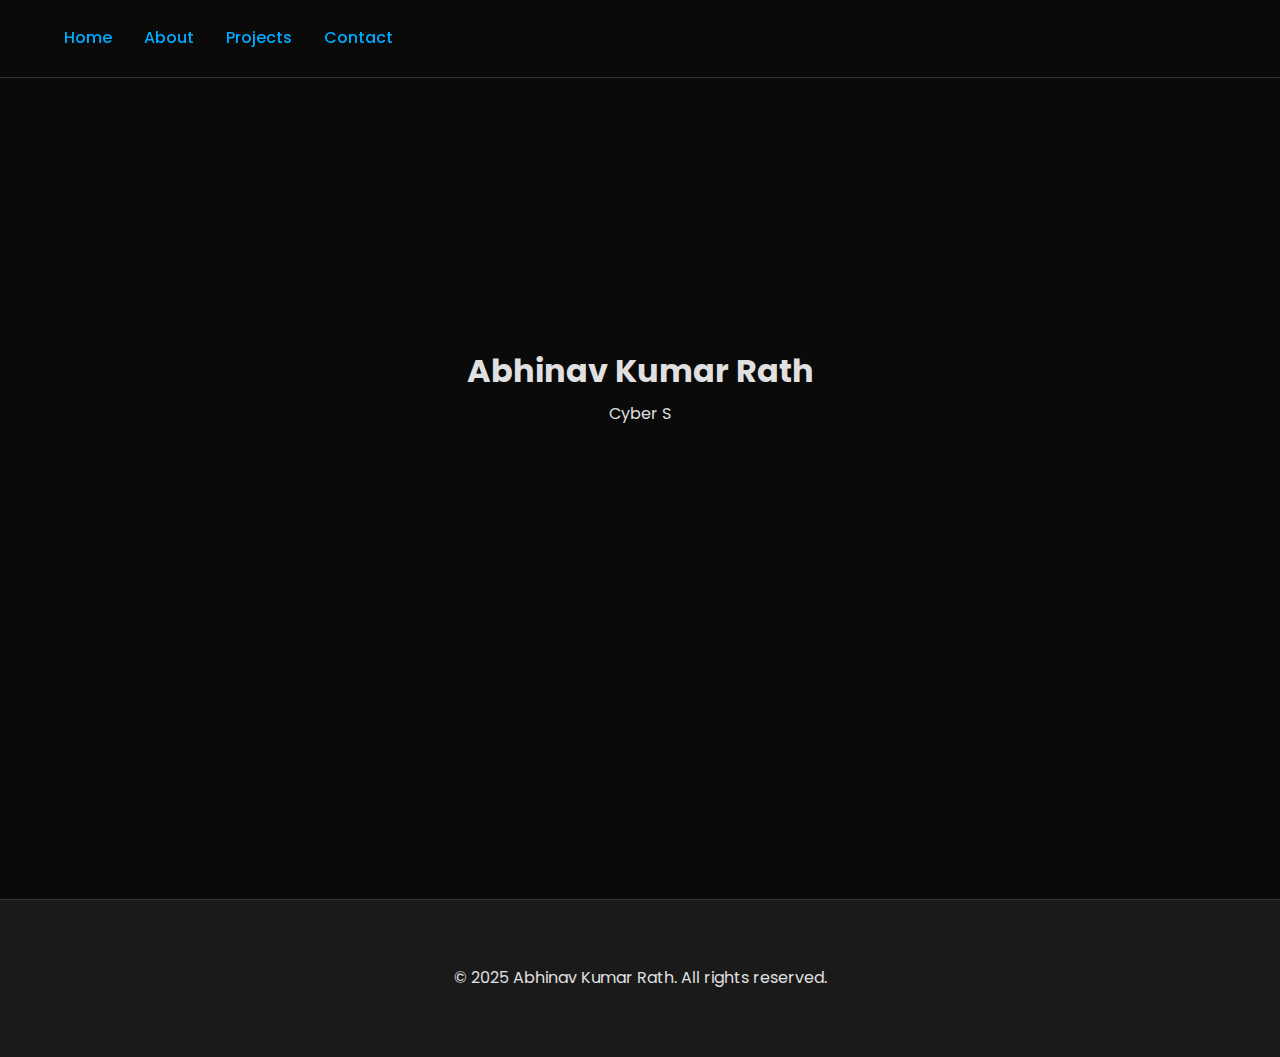
<file: portfolio/index.html>
<!DOCTYPE html>
<html lang="en">
<head>
    <meta charset="UTF-8">
    <meta name="viewport" content="width=device-width, initial-scale=1.0">
    <title>Abhinav Kumar Rath - Cyber Security Enthusiast</title>
    <link rel="stylesheet" href="css/style.css">
</head>
<body>
    <header>
        <nav>
            <ul>
                <li><a href="index.html">Home</a></li>
                <li><a href="about.html">About</a></li>
                <li><a href="projects.html">Projects</a></li>
                <li><a href="contact.html">Contact</a></li>
            </ul>
        </nav>
    </header>

    <section id="home">
        <div class="hero">
            <h1 class="name-animation">Abhinav Kumar Rath</h1>
            <p class="subtitle"><span id="typing-effect"></span></p>
        </div>
    </section>

    <footer>
        <p>&copy; 2025 Abhinav Kumar Rath. All rights reserved.</p>
    </footer>

    <script src="js/script.js"></script>
</body>
</html>
</file>
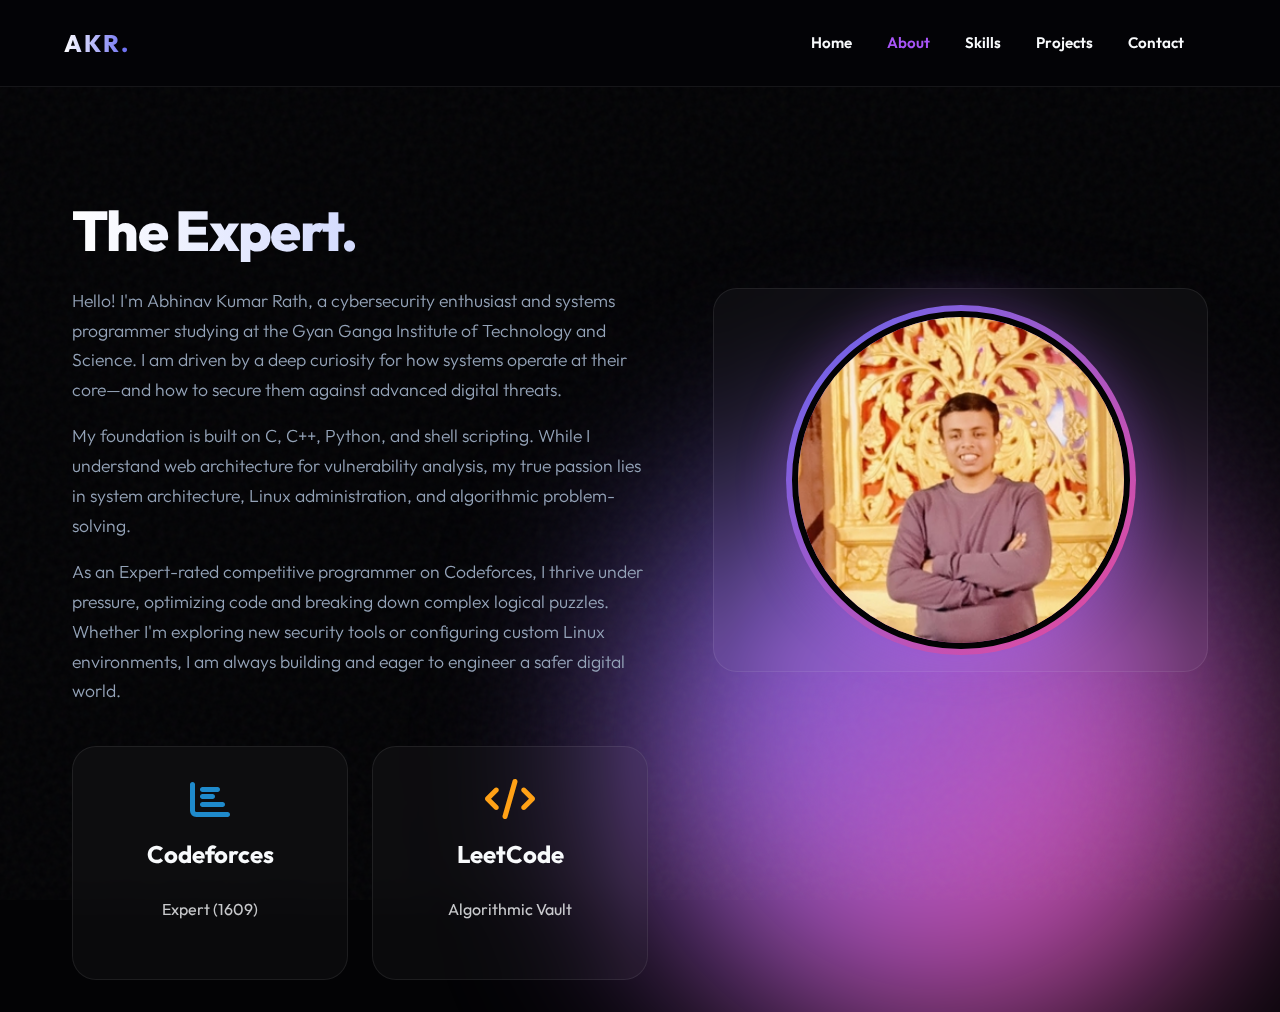
<file: portfolio/about.html>
<!DOCTYPE html>
<html lang="en">
<head>
    <meta charset="UTF-8">
    <meta name="viewport" content="width=device-width, initial-scale=1.0">
    <title>About | Abhinav Kumar Rath</title>
    
    <link href="https://fonts.googleapis.com/css2?family=Outfit:wght@300;400;600;800&family=Fira+Code:wght@400;700&display=swap" rel="stylesheet">
    
    <link rel="stylesheet" href="https://cdnjs.cloudflare.com/ajax/libs/font-awesome/6.4.0/css/all.min.css">
    
    <link rel="stylesheet" href="style.css">
</head>
<body>
    <div id="glow-blob"></div>
    <div id="noise"></div>
    
    <nav class="navbar fade-up">
        <div class="nav-brand">AKR.</div>
        <div class="nav-links">
            <a href="index.html">Home</a>
            <a href="about.html" class="active">About</a>
            <a href="skills.html">Skills</a>
            <a href="projects.html">Projects</a>
            <a href="contact.html">Contact</a>
        </div>
    </nav>

    <div class="container fade-up" style="margin-top: 5rem;">
        
        <div class="hero-split" style="align-items: flex-start;">
            
            <div class="hero-text">
                <h1 style="font-size: 3.5rem; margin-bottom: 1.5rem;">The Expert.</h1>
                
                <div class="bio" style="margin-bottom: 2.5rem; line-height: 1.7;">
                    <p style="margin-bottom: 1rem;">Hello! I'm Abhinav Kumar Rath, a cybersecurity enthusiast and systems programmer studying at the Gyan Ganga Institute of Technology and Science. I am driven by a deep curiosity for how systems operate at their core—and how to secure them against advanced digital threats.</p>

                    <p style="margin-bottom: 1rem;">My foundation is built on C, C++, Python, and shell scripting. While I understand web architecture for vulnerability analysis, my true passion lies in system architecture, Linux administration, and algorithmic problem-solving.</p>

                    <p>As an Expert-rated competitive programmer on Codeforces, I thrive under pressure, optimizing code and breaking down complex logical puzzles. Whether I'm exploring new security tools or configuring custom Linux environments, I am always building and eager to engineer a safer digital world.</p>
                </div>
                
                <div class="social-grid" style="display: grid; grid-template-columns: repeat(auto-fit, minmax(200px, 1fr)); gap: 1.5rem;">
                    
                    <a href="https://codeforces.com/profile/abhinavkumarrath" target="_blank" class="glass-card social-card" style="text-decoration: none; text-align: center; padding: 2rem 1.5rem;">
                        <i class="fas fa-chart-bar" style="color: #1f8acb; font-size: 2.5rem; margin-bottom: 1rem;"></i>
                        <h3>Codeforces</h3>
                        <p style="margin-top: 0.5rem; opacity: 0.8; color: var(--text-main);">Expert (1609)</p>
                    </a>

                    <a href="https://leetcode.com/u/WlJu8sfz36/" target="_blank" class="glass-card social-card" style="text-decoration: none; text-align: center; padding: 2rem 1.5rem;">
                        <i class="fas fa-code" style="color: #ffa116; font-size: 2.5rem; margin-bottom: 1rem;"></i>
                        <h3>LeetCode</h3>
                        <p style="margin-top: 0.5rem; opacity: 0.8; color: var(--text-main);">Algorithmic Vault</p>
                    </a>

                </div>
            </div>

            <div class="hero-image-container glass-card" style="padding: 1rem; margin-top: 5.5rem;">
                <div class="profile-ring">
                    <img src="abhinav.jpg" alt="Abhinav Kumar Rath" class="profile-pic">
                </div>
            </div>

        </div>
    </div>
    
    <script src="script.js"></script>
</body>
</html>
</file>
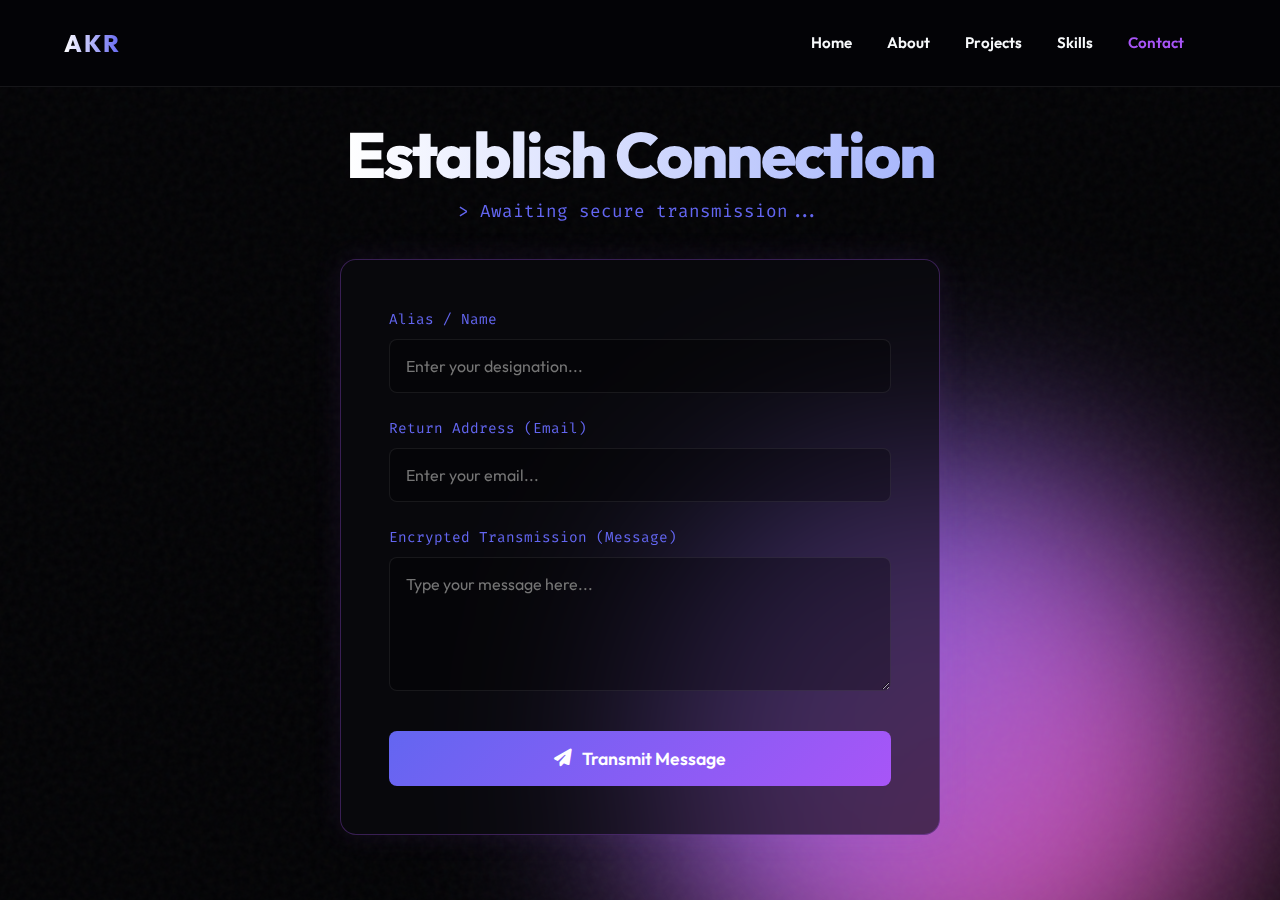
<file: portfolio/contact.html>
<!DOCTYPE html>
<html lang="en">
<head>
    <meta charset="UTF-8">
    <meta name="viewport" content="width=device-width, initial-scale=1.0">
    <title>Contact | Abhinav Kumar Rath</title>
    <link rel="stylesheet" href="style.css">
    <link href="https://fonts.googleapis.com/css2?family=Outfit:wght@300;400;600;800&family=Fira+Code:wght@400;700&display=swap" rel="stylesheet">
    <link rel="stylesheet" href="https://cdnjs.cloudflare.com/ajax/libs/font-awesome/6.4.0/css/all.min.css">
</head>
<body>
    <div id="glow-blob"></div>
    <div id="noise"></div>

    <nav class="navbar">
        <div class="nav-brand">AKR</div>
        <div class="nav-links">
            <a href="index.html">Home</a>
            <a href="about.html">About</a>
            <a href="projects.html">Projects</a>
            <a href="skills.html">Skills</a>
            <a href="contact.html" class="active">Contact</a>
        </div>
    </nav>

    <div class="container contact-wrapper">
        
        <div class="fade-up visible contact-header">
            <h1>Establish Connection</h1>
            <p>> Awaiting secure transmission...</p>
        </div>

        <div class="terminal-card fade-up visible">
            <form action="YOUR_FORMSPREE_ENDPOINT" method="POST" class="contact-form">
                
                <div class="form-group">
                    <label for="name">Alias / Name</label>
                    <input type="text" id="name" name="name" required placeholder="Enter your designation...">
                </div>

                <div class="form-group">
                    <label for="email">Return Address (Email)</label>
                    <input type="email" id="email" name="email" required placeholder="Enter your email...">
                </div>

                <div class="form-group">
                    <label for="message">Encrypted Transmission (Message)</label>
                    <textarea id="message" name="message" rows="5" required placeholder="Type your message here..."></textarea>
                </div>

                <button type="submit" class="submit-btn">
                    <i class="fas fa-paper-plane" style="margin-right: 10px;"></i> Transmit Message
                </button>
            </form>
        </div>

    </div>

    <script src="script.js"></script>
</body>
</html>
</file>
<file: portfolio/css/style.css>
@import url('https://fonts.googleapis.com/css2?family=Poppins:wght@300;400;500;600;700&display=swap');

:root {
    --primary-color: #00aaff;
    --background-color: #0a0a0a;
    --text-color: #e0e0e0;
    --container-bg: #1a1a1a;
    --card-bg: #1f1f1f;
    --border-color: #333;
    --shadow-color: rgba(0, 170, 255, 0.1);
}

* {
    margin: 0;
    padding: 0;
    box-sizing: border-box;
}

body {
    font-family: 'Poppins', sans-serif;
    background-color: var(--background-color);
    color: var(--text-color);
    line-height: 1.8;
    overflow-x: hidden;
}

a {
    color: var(--primary-color);
    text-decoration: none;
    transition: color 0.3s ease;
}

a:hover {
    color: #fff;
}

.container {
    max-width: 1200px;
    margin: 0 auto;
    padding: 0 2rem;
}

header {
    position: fixed;
    top: 0;
    left: 0;
    width: 100%;
    padding: 1.5rem 2rem;
    background-color: rgba(10, 10, 10, 0.8);
    backdrop-filter: blur(10px);
    z-index: 1000;
    border-bottom: 1px solid var(--border-color);
}

nav {
    display: flex;
    justify-content: space-between;
    align-items: center;
}

.logo {
    font-size: 1.8rem;
    font-weight: 700;
    color: #fff;
}

nav ul {
    list-style: none;
    display: flex;
}

nav ul li {
    margin-left: 2rem;
}

nav ul li a {
    font-weight: 500;
    font-size: 1rem;
}

section {
    padding: 8rem 0;
    border-bottom: 1px solid var(--border-color);
}

.section-title {
    font-size: 3rem;
    font-weight: 700;
    text-align: center;
    margin-bottom: 4rem;
    color: #fff;
}

#home {
    height: 100vh;
    display: flex;
    align-items: center;
    justify-content: center;
    text-align: center;
    padding-top: 0;
}

.hero-content {
    max-width: 800px;
}

.hero-content h1 {
    font-size: 4.5rem;
    font-weight: 700;
    color: #fff;
    margin-bottom: 1rem;
}

.hero-content .subtitle {
    font-size: 1.5rem;
    margin-bottom: 2rem;
}

.cta-button {
    display: inline-block;
    padding: 1rem 2.5rem;
    background-color: var(--primary-color);
    color: #fff;
    border-radius: 50px;
    font-weight: 600;
    transition: background-color 0.3s ease, transform 0.3s ease;
}

.cta-button:hover {
    background-color: #0077cc;
    transform: translateY(-3px);
}

.about-content {
    display: grid;
    grid-template-columns: 1fr 2fr;
    gap: 4rem;
    align-items: center;
}

.about-image img {
    width: 100%;
    max-width: 350px;
    border-radius: 10px;
    border: 2px solid var(--primary-color);
}

.skills-grid {
    display: grid;
    grid-template-columns: repeat(auto-fit, minmax(120px, 1fr));
    gap: 1.5rem;
    margin-top: 2rem;
}

.skill-card {
    background-color: var(--card-bg);
    padding: 1.5rem;
    border-radius: 10px;
    text-align: center;
    border: 1px solid var(--border-color);
    transition: transform 0.3s ease, box-shadow 0.3s ease;
}

.skill-card:hover {
    transform: translateY(-5px);
    box-shadow: 0 5px 15px var(--shadow-color);
}

.skill-card i {
    font-size: 3rem;
    margin-bottom: 1rem;
    color: var(--primary-color);
}

.projects-grid {
    display: grid;
    grid-template-columns: repeat(auto-fit, minmax(350px, 1fr));
    gap: 2rem;
}

.project-card {
    background-color: var(--card-bg);
    overflow: hidden;
    border: 1px solid var(--border-color);
    transition: transform 0.3s ease, box-shadow 0.3s ease;
    border-radius: 10px;
}

.project-card:hover {
    transform: translateY(-5px);
    box-shadow: 0 10px 20px var(--shadow-color);
}

.project-card img {
    width: 100%;
    height: auto;
    aspect-ratio: 16 / 9;
    object-fit: cover;
    border-bottom: 2px solid var(--primary-color);
    border-radius: 10px 10px 0 0;
}

.project-card-content {
    padding: 2rem;
}

.project-card h3 {
    font-size: 1.5rem;
    font-weight: 600;
    margin-bottom: 1rem;
    color: #fff;
}

.project-card a {
    font-weight: 500;
}

#contact {
    border-bottom: none;
}

.contact-form {
    max-width: 700px;
    margin: 0 auto;
}

.form-group {
    margin-bottom: 2rem;
}

.form-group input,
.form-group textarea {
    width: 100%;
    padding: 1rem;
    background-color: var(--card-bg);
    border: 1px solid var(--border-color);
    border-radius: 5px;
    color: var(--text-color);
    font-family: 'Poppins', sans-serif;
}

.form-group textarea {
    resize: vertical;
    min-height: 150px;
}

.submit-button {
    display: block;
    width: 100%;
    padding: 1rem;
    background-color: var(--primary-color);
    color: #fff;
    border: none;
    border-radius: 5px;
    font-weight: 600;
    cursor: pointer;
    transition: background-color 0.3s ease;
}

.submit-button:hover {
    background-color: #0077cc;
}

footer {
    padding: 4rem 0;
    text-align: center;
    background-color: var(--container-bg);
}

.social-links {
    margin-bottom: 1.5rem;
}

.social-links a {
    margin: 0 1rem;
    font-size: 1.5rem;
}
</file>
<file: portfolio/style.css>
:root {
    --bg-color: #030305;
    --text-main: #f8fafc;
    --text-muted: #94a3b8;
    --accent-1: #6366f1; 
    --accent-2: #a855f7; 
    --accent-3: #ec4899; 
    --glass-bg: rgba(255, 255, 255, 0.03);
    --glass-border: rgba(255, 255, 255, 0.08);
}

* { margin: 0; padding: 0; box-sizing: border-box; }
body { background-color: var(--bg-color); color: var(--text-main); font-family: 'Outfit', sans-serif; overflow-x: hidden; line-height: 1.6; }

/* Fixed, hardware-accelerated floating blob */
#glow-blob { 
    position: fixed; 
    width: 50vw; 
    height: 50vw; 
    max-width: 600px;
    max-height: 600px;
    background: linear-gradient(135deg, var(--accent-1), var(--accent-3)); 
    border-radius: 50%; 
    pointer-events: none; 
    filter: blur(100px); 
    z-index: 1; 
    top: 50%; 
    left: 50%; 
    /* The GPU animation now handles movement and breathing */
    animation: blobFloat 20s infinite alternate ease-in-out;
}

/* Drifting animation across the screen */
@keyframes blobFloat {
    0% { transform: translate(-50%, -50%) scale(0.8); opacity: 0.3; }
    33% { transform: translate(-30%, -60%) scale(1.1); opacity: 0.5; }
    66% { transform: translate(-70%, -40%) scale(0.9); opacity: 0.4; }
    100% { transform: translate(-50%, -50%) scale(1.2); opacity: 0.6; }
}

#noise { position: fixed; top: 0; left: 0; width: 100vw; height: 100vh; background-image: url('data:image/svg+xml,%3Csvg viewBox="0 0 200 200" xmlns="http://www.w3.org/2000/svg"%3E%3Cfilter id="noiseFilter"%3E%3CfeTurbulence type="fractalNoise" baseFrequency="0.65" numOctaves="3" stitchTiles="stitch"/%3E%3C/filter%3E%3Crect width="100%25" height="100%25" filter="url(%23noiseFilter)"/%3E%3C/svg%3E'); opacity: 0.04; pointer-events: none; z-index: 1; }

.container { max-width: 1200px; margin: 0 auto; padding: 2rem; position: relative; z-index: 2; padding-top: 120px; }

/* Navbar */
.navbar { position: fixed; top: 0; left: 0; right: 0; display: flex; justify-content: space-between; align-items: center; padding: 1.5rem 5%; z-index: 100; background: rgba(3, 3, 5, 0.7); backdrop-filter: blur(20px); border-bottom: 1px solid var(--glass-border); }
.nav-brand { font-size: 1.5rem; font-weight: 800; letter-spacing: 2px; background: linear-gradient(to right, #fff, var(--accent-1)); -webkit-background-clip: text; -webkit-text-fill-color: transparent; }
.nav-links a { color: var(--text-main); text-decoration: none; margin-right: 2rem; font-weight: 600; font-size: 0.95rem; transition: color 0.3s ease; }
.nav-links a:hover, .nav-links a.active { color: var(--accent-2); }

/* Typography */
h1 { font-size: clamp(3rem, 6vw, 5rem); font-weight: 800; line-height: 1.1; margin-bottom: 1rem; background: linear-gradient(to right, #fff, #a5b4fc); -webkit-background-clip: text; -webkit-text-fill-color: transparent; letter-spacing: -0.03em; }
h2.page-title { font-size: 3rem; margin-bottom: 2rem; text-align: center; }
.bio { font-size: 1.1rem; color: var(--text-muted); margin-bottom: 3rem; font-weight: 300; }

/* Centered Landing */
.landing-hero { height: 100vh; display: flex; flex-direction: column; justify-content: center; align-items: center; text-align: center; position: relative; z-index: 2; }
.typing-container { font-size: 1.5rem; font-weight: 600; color: var(--accent-2); height: 30px; }
.typing-text { border-right: 2px solid var(--accent-2); padding-right: 5px; animation: blink 0.75s step-end infinite; }
@keyframes blink { 50% { border-color: transparent; } }

/* About Page Split */
.hero-split { display: flex; align-items: center; justify-content: space-between; gap: 4rem; }
.hero-text { flex: 1; }
.hero-image-container { flex: 0.8; display: flex; justify-content: center; align-items: center; animation: float 6s ease-in-out infinite; }
.profile-ring { width: 350px; height: 350px; border-radius: 50%; padding: 6px; background: linear-gradient(135deg, var(--accent-1), var(--accent-3)); box-shadow: 0 0 50px rgba(168, 85, 247, 0.3); }
.profile-pic { width: 100%; height: 100%; border-radius: 50%; object-fit: cover; border: 6px solid var(--bg-color); }
@keyframes float { 0%, 100% { transform: translateY(0px); } 50% { transform: translateY(-20px); } }

/* Grid & Projects Cards */
.grid { display: grid; grid-template-columns: repeat(auto-fit, minmax(300px, 1fr)); gap: 2rem; }

.glass-card { 
    background: var(--glass-bg); 
    border: 1px solid var(--glass-border); 
    border-radius: 24px; 
    padding: 2.5rem; 
    color: var(--text-main); 
    backdrop-filter: blur(16px); 
    text-decoration: none; 
    display: flex; 
    flex-direction: column;
    will-change: transform; 
    transition: transform 0.5s ease, border-color 0.5s ease, box-shadow 0.5s ease; 
}

.glass-card:hover { 
    border-color: rgba(168, 85, 247, 0.4); 
    box-shadow: 0 0 40px rgba(168, 85, 247, 0.2); 
    /* Removed transform here so JS fully controls the tilt */
}

.glass-card h3 { font-size: 1.5rem; margin-bottom: 1rem; }
.glass-card p { color: var(--text-muted); margin-bottom: 1.5rem; }
.tech-tags { display: flex; gap: 0.5rem; flex-wrap: wrap; margin-top: auto;}
.tag { background: rgba(255, 255, 255, 0.05); padding: 0.3rem 0.8rem; border-radius: 100px; font-size: 0.8rem; color: var(--accent-1); border: 1px solid rgba(255, 255, 255, 0.05); }

/* Live Project Status Utilities */
.status-active .status-dot, .status-active .status-dot::after { background: #4ade80; }
.status-stable .status-dot, .status-stable .status-dot::after { background: #fbbf24; }
.status-dot { width: 10px; height: 10px; border-radius: 50%; display: inline-block; margin-right: 8px; position: relative; }
.status-dot::after { content: ''; position: absolute; top: 0; left: 0; width: 100%; height: 100%; border-radius: 50%; animation: pulse 2s infinite; }
@keyframes pulse { 0% { transform: scale(1); opacity: 0.8; } 100% { transform: scale(2.5); opacity: 0; } }

.language-bar { width: 100%; height: 6px; border-radius: 100px; background: rgba(255, 255, 255, 0.1); margin-top: 1.5rem; display: flex; overflow: hidden; margin-bottom: 0.5rem;}
.lang-segment { height: 100%; transition: width 1s ease; position: relative; background-color: var(--accent-1); }
.lang-segment:hover::after { content: attr(data-lang-info); position: absolute; bottom: 15px; left: 50%; transform: translateX(-50%); background: #000; color: #fff; padding: 4px 8px; border-radius: 4px; font-size: 0.75rem; white-space: nowrap; z-index: 10; }

/* The Tactical Skills Grid */
.skills-grid { display: grid; grid-template-columns: repeat(auto-fit, minmax(320px, 1fr)); gap: 2rem; margin-top: 3rem; }

.skill-card { 
    background: var(--glass-bg); 
    border: 1px solid var(--glass-border); 
    padding: 2.5rem; 
    border-radius: 24px; 
    position: relative; 
    overflow: hidden; 
    transform: translateZ(0); 
    transition: transform 0.3s ease, border-color 0.3s ease, box-shadow 0.3s ease; 
}

.skill-header { display: flex; justify-content: space-between; margin-bottom: 1rem; transition: opacity 0.3s ease; }
.skill-name { font-weight: 700; font-size: 1.2rem; }
.skill-percent { color: var(--accent-1); font-family: 'Fira Code', monospace; }

.skill-bar { width: 100%; height: 4px; background: rgba(255, 255, 255, 0.05); border-radius: 2px; overflow: hidden; }
.skill-progress { height: 100%; background: linear-gradient(90deg, var(--accent-1), var(--accent-2)); box-shadow: 0 0 15px var(--accent-1); }

.skill-intel-overlay { 
    position: absolute; 
    top: 0; 
    left: 0; 
    width: 100%; 
    height: 100%; 
    display: flex;
    align-items: center;
    justify-content: center;
    padding: 2rem; 
    background: rgba(3, 3, 5, 0.95); 
    color: var(--accent-2); 
    font-size: 0.95rem; 
    font-family: 'Fira Code', monospace; 
    text-align: center;
    backdrop-filter: blur(5px);
    opacity: 0; 
    transform: translateY(100%); 
    transition: all 0.4s cubic-bezier(0.23, 1, 0.32, 1); 
}

/* Hover Triggers */
.skill-card:hover { border-color: var(--accent-2); transform: translateY(-5px); box-shadow: 0 10px 30px rgba(0,0,0,0.4); }
.skill-card:hover .skill-intel-overlay { opacity: 1; transform: translateY(0); }

/* Scroll Animations */
.fade-up { opacity: 0; transform: translateY(40px); transition: opacity 1s, transform 1s; }
.fade-up.visible { opacity: 1; transform: translateY(0); }

/* ==========================================================
   Upgraded Contact Terminal UI
   ========================================================== */
.contact-wrapper {
    min-height: 85vh;
    display: flex;
    flex-direction: column;
    justify-content: center;
    align-items: center;
}

.contact-header {
    text-align: center;
    margin-bottom: 2rem;
}

.contact-header h1 {
    font-size: clamp(2.5rem, 5vw, 4rem);
    margin-bottom: 0.5rem;
}

.contact-header p {
    color: var(--accent-1);
    font-family: 'Fira Code', monospace;
    font-size: 1.1rem;
}

.terminal-card {
    background: rgba(10, 10, 15, 0.6); /* Slightly darker, terminal feel */
    border: 1px solid rgba(168, 85, 247, 0.3); /* Permanent subtle purple border */
    box-shadow: 0 0 30px rgba(168, 85, 247, 0.1); /* Subtle neon glow */
    border-radius: 16px;
    padding: 3rem;
    width: 100%;
    max-width: 600px; /* Narrower and sleeker than a standard card */
    backdrop-filter: blur(20px);
}

.contact-form {
    display: flex;
    flex-direction: column;
    gap: 1.5rem;
}

.form-group {
    display: flex;
    flex-direction: column;
    gap: 0.5rem;
}

.form-group label {
    font-family: 'Fira Code', monospace;
    font-size: 0.9rem;
    color: var(--accent-1);
}

.contact-form input,
.contact-form textarea {
    background: rgba(0, 0, 0, 0.3);
    border: 1px solid var(--glass-border);
    border-radius: 8px;
    padding: 1rem;
    color: var(--text-main);
    font-family: 'Outfit', sans-serif;
    font-size: 1rem;
    transition: border-color 0.3s ease, box-shadow 0.3s ease;
    outline: none;
    width: 100%;
}

.contact-form input:focus,
.contact-form textarea:focus {
    border-color: var(--accent-2);
    box-shadow: 0 0 15px rgba(168, 85, 247, 0.2);
    background: rgba(0, 0, 0, 0.5);
}

.submit-btn {
    background: linear-gradient(135deg, var(--accent-1), var(--accent-2));
    color: white;
    border: none;
    padding: 1rem;
    border-radius: 8px;
    font-size: 1.1rem;
    font-weight: 600;
    cursor: pointer;
    font-family: 'Outfit', sans-serif;
    transition: transform 0.3s ease, box-shadow 0.3s ease;
    width: 100%; /* Full width button for symmetry */
    display: flex;
    justify-content: center;
    align-items: center;
    margin-top: 1rem;
}

.submit-btn:hover {
    transform: translateY(-2px);
    box-shadow: 0 10px 20px rgba(168, 85, 247, 0.4);
}
</file>
